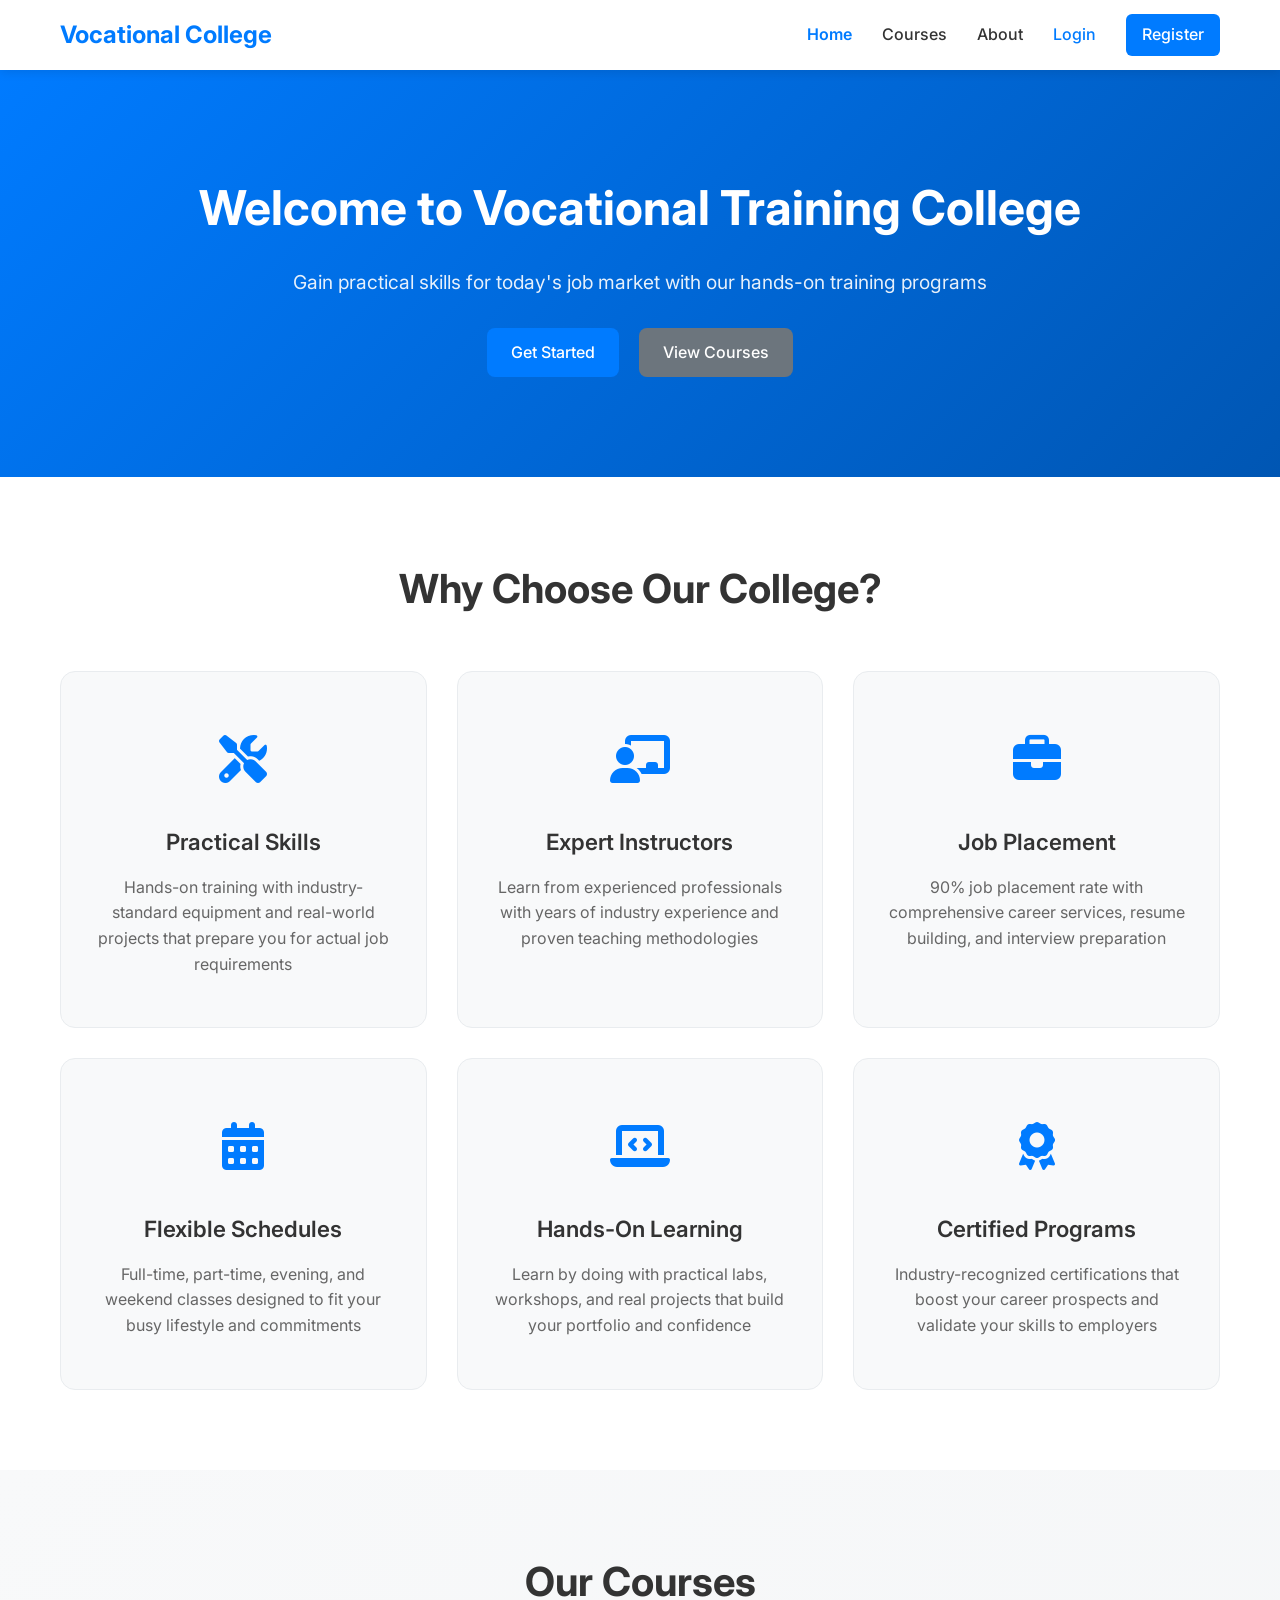
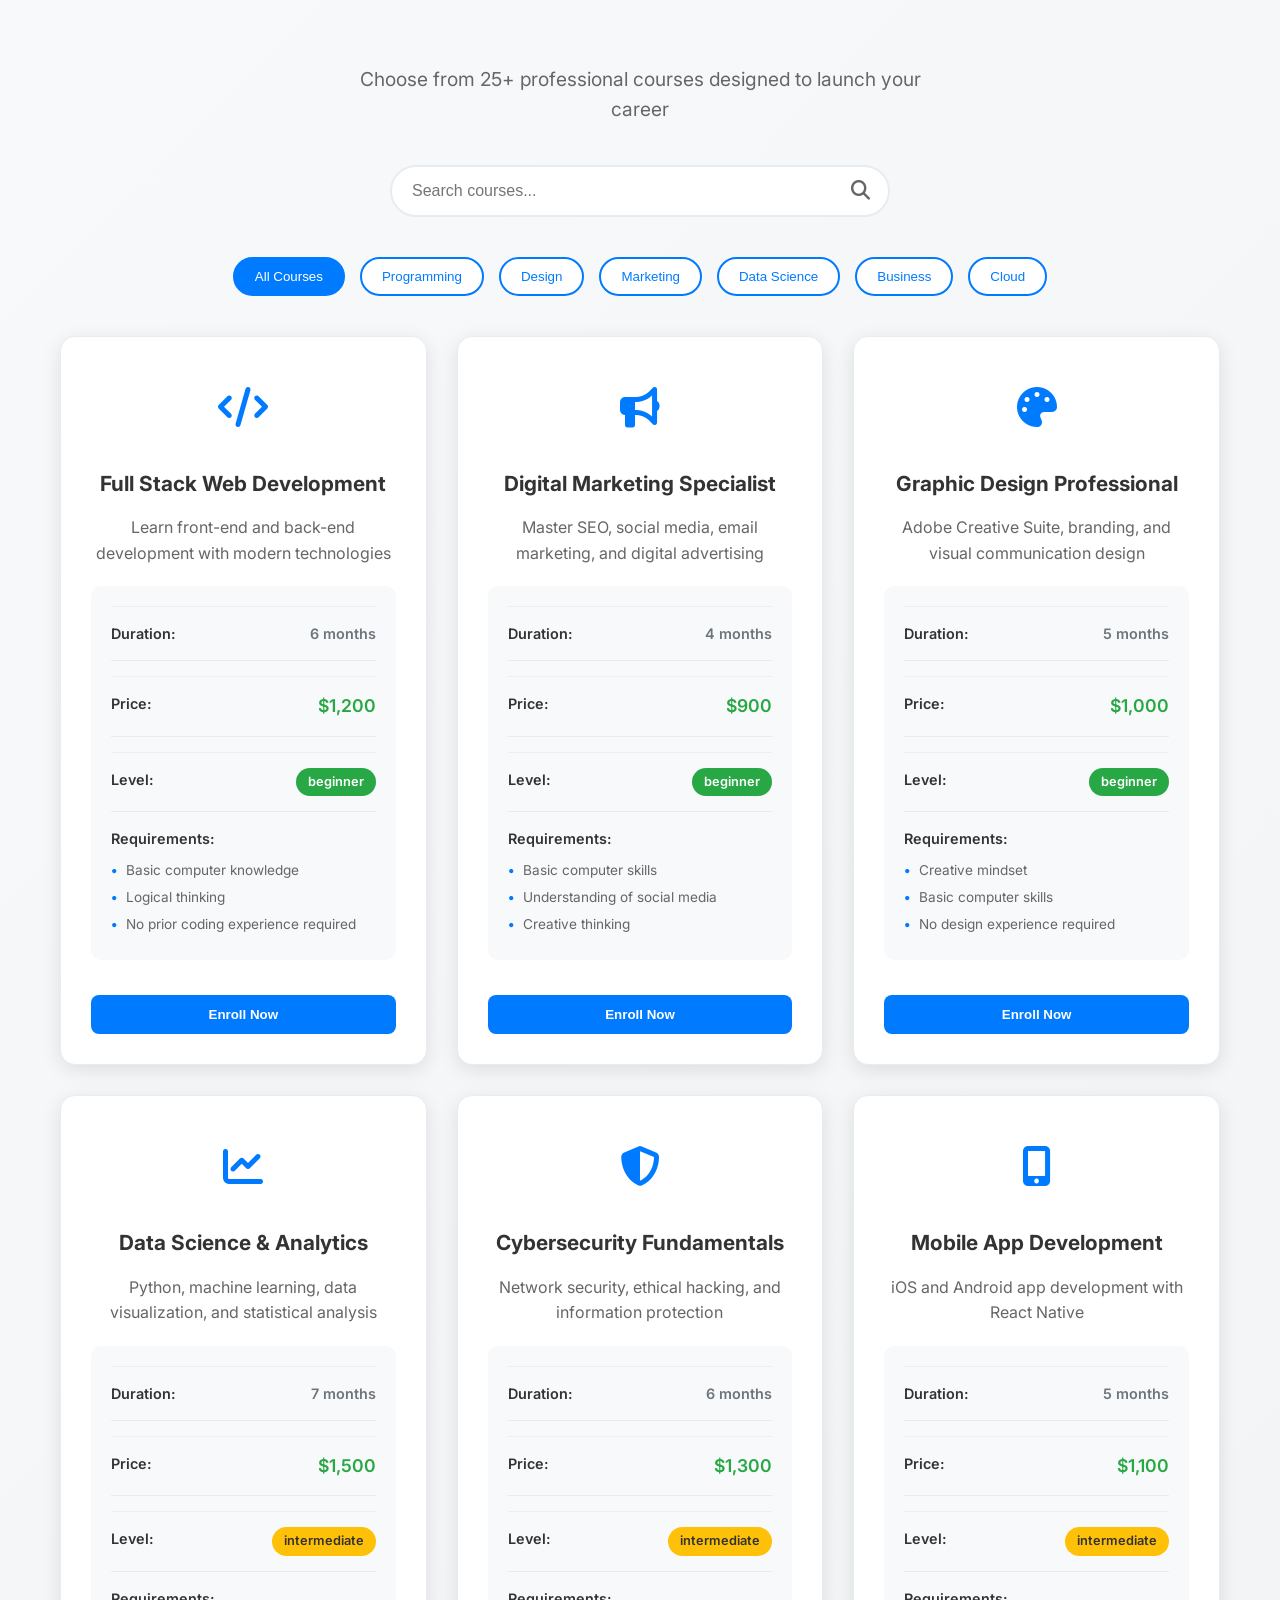
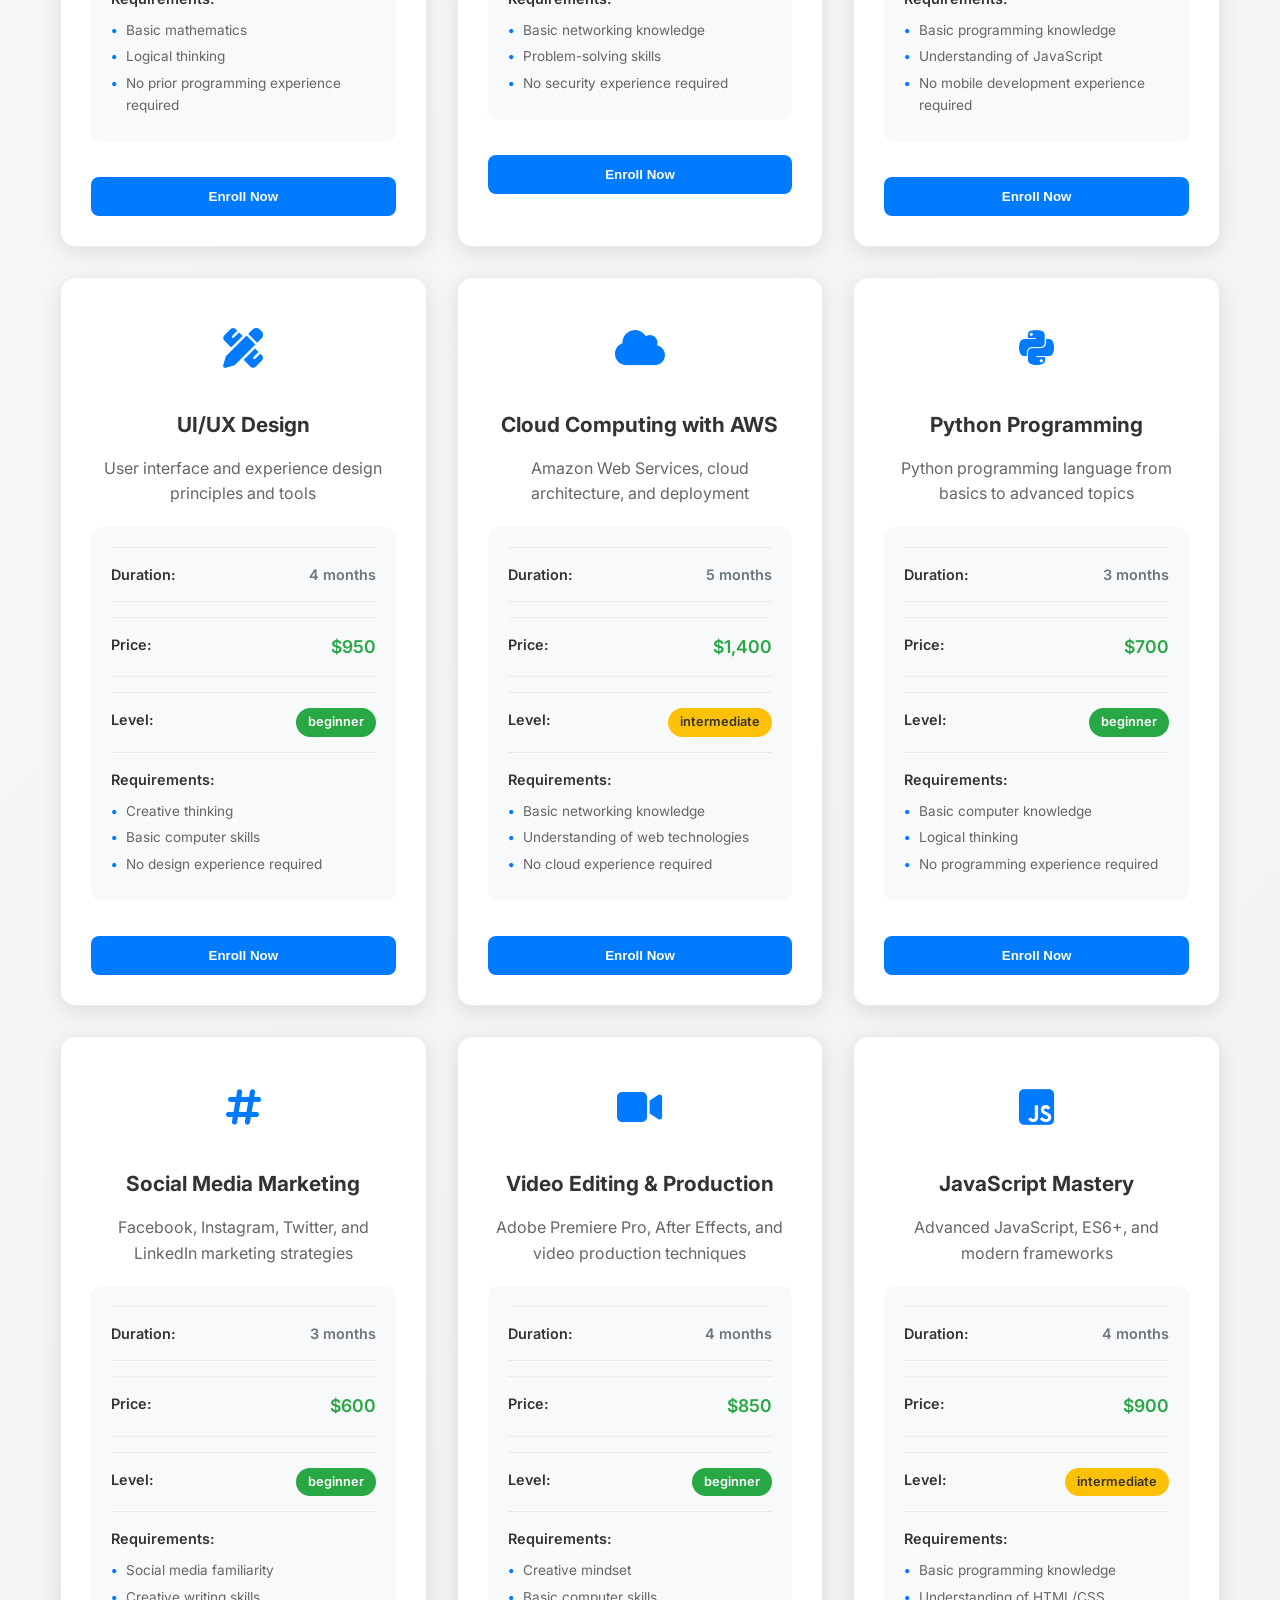
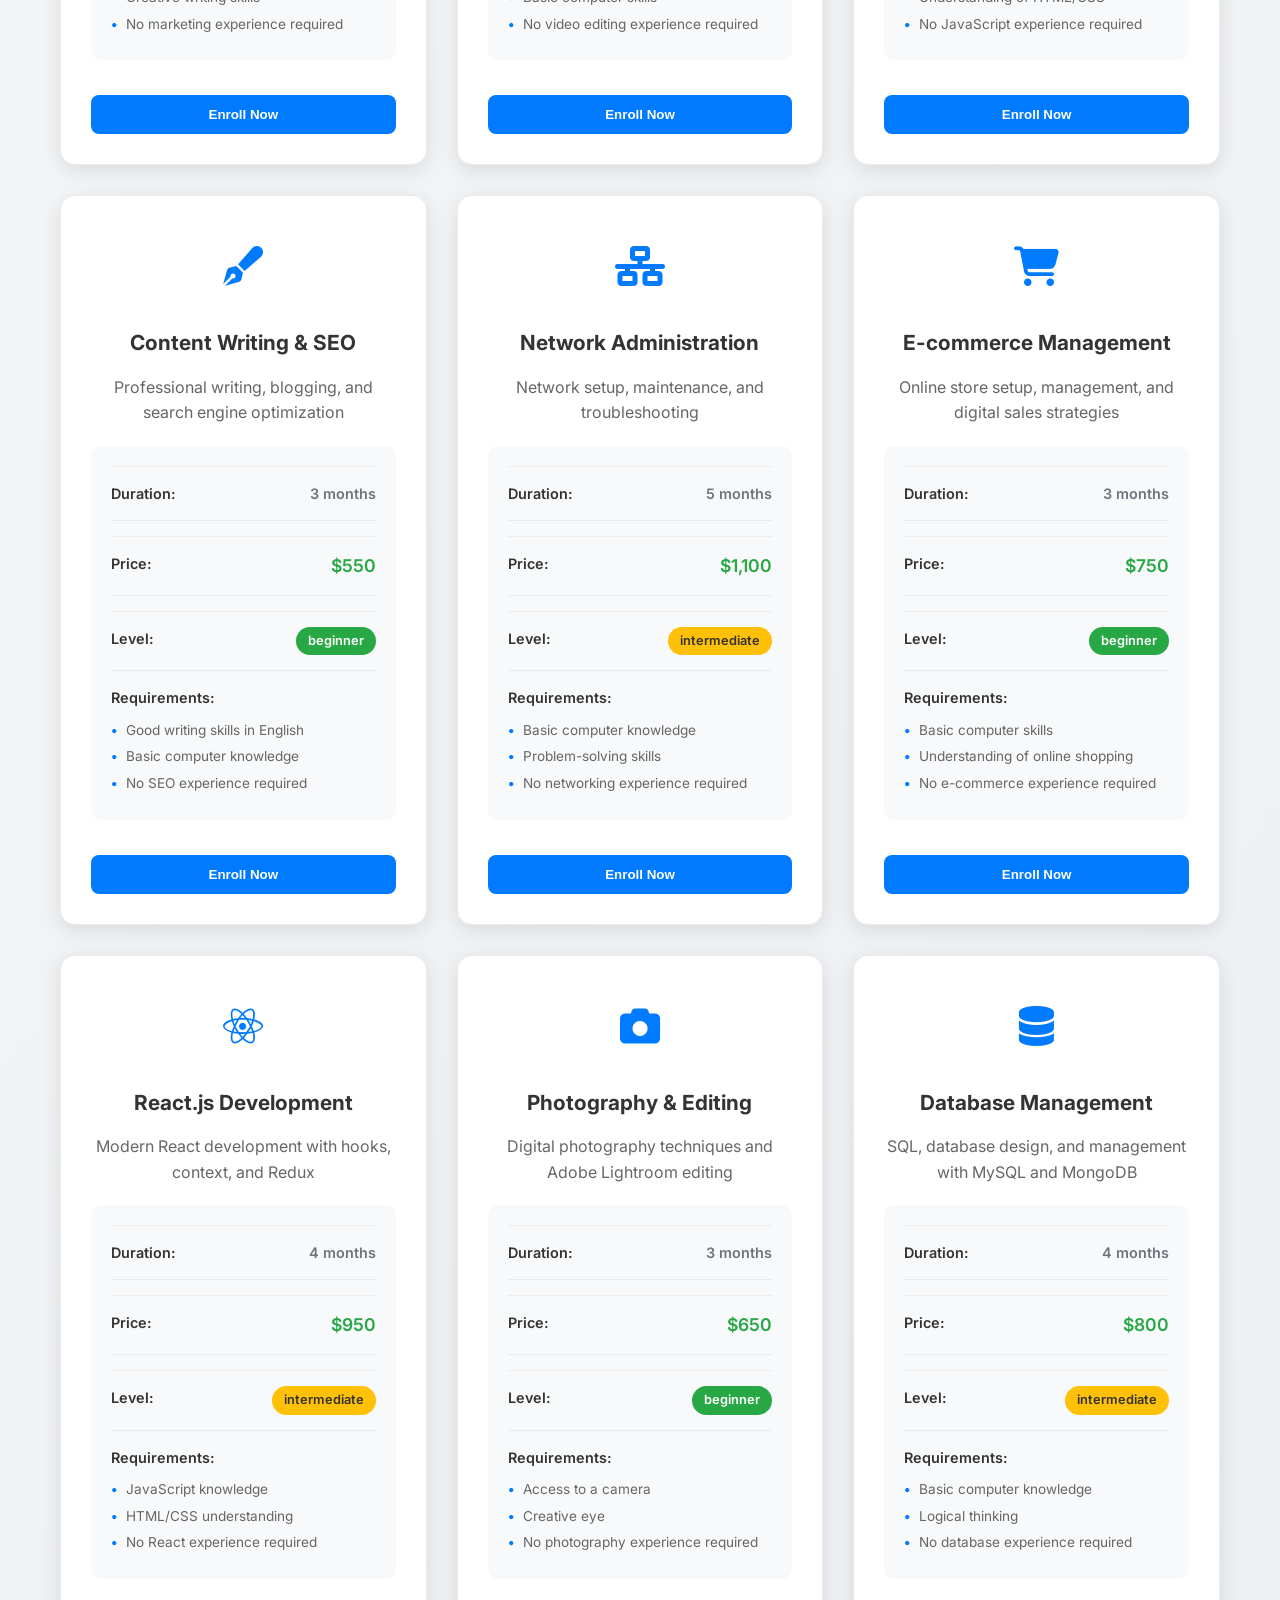
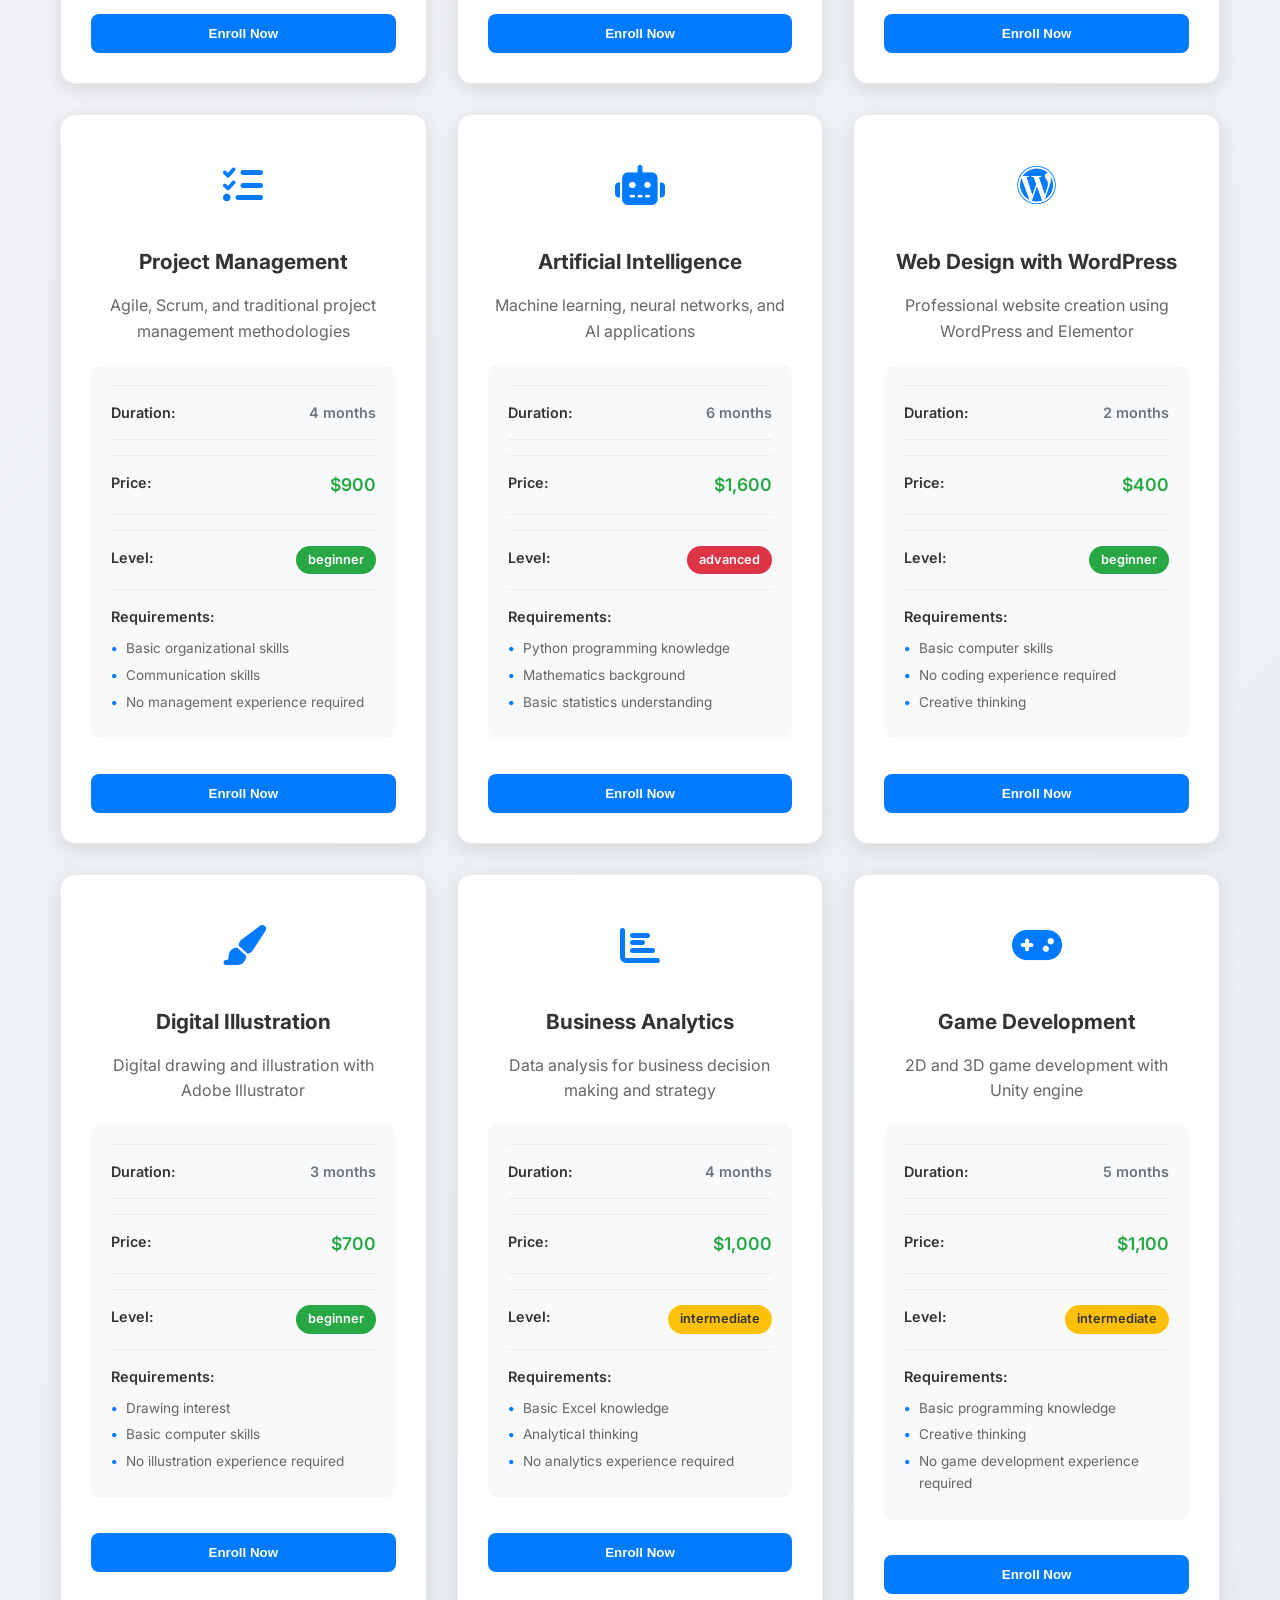
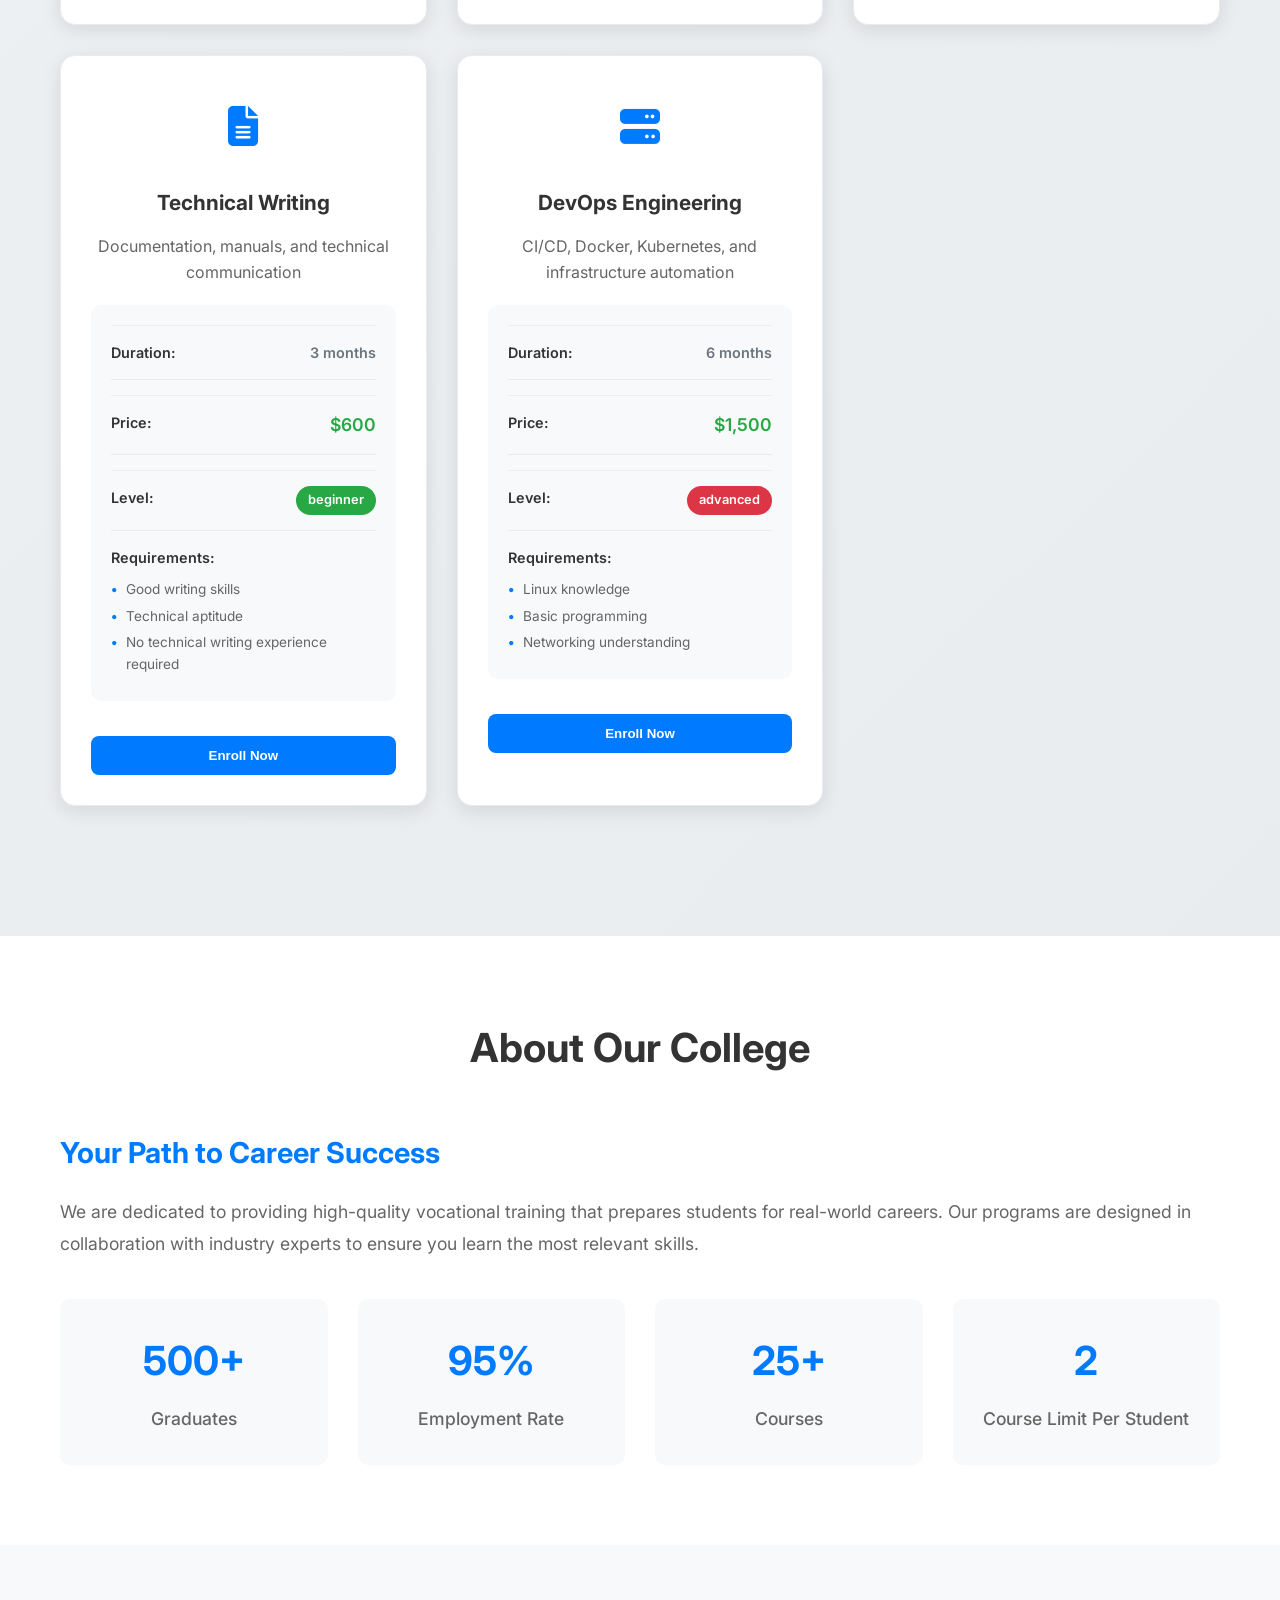
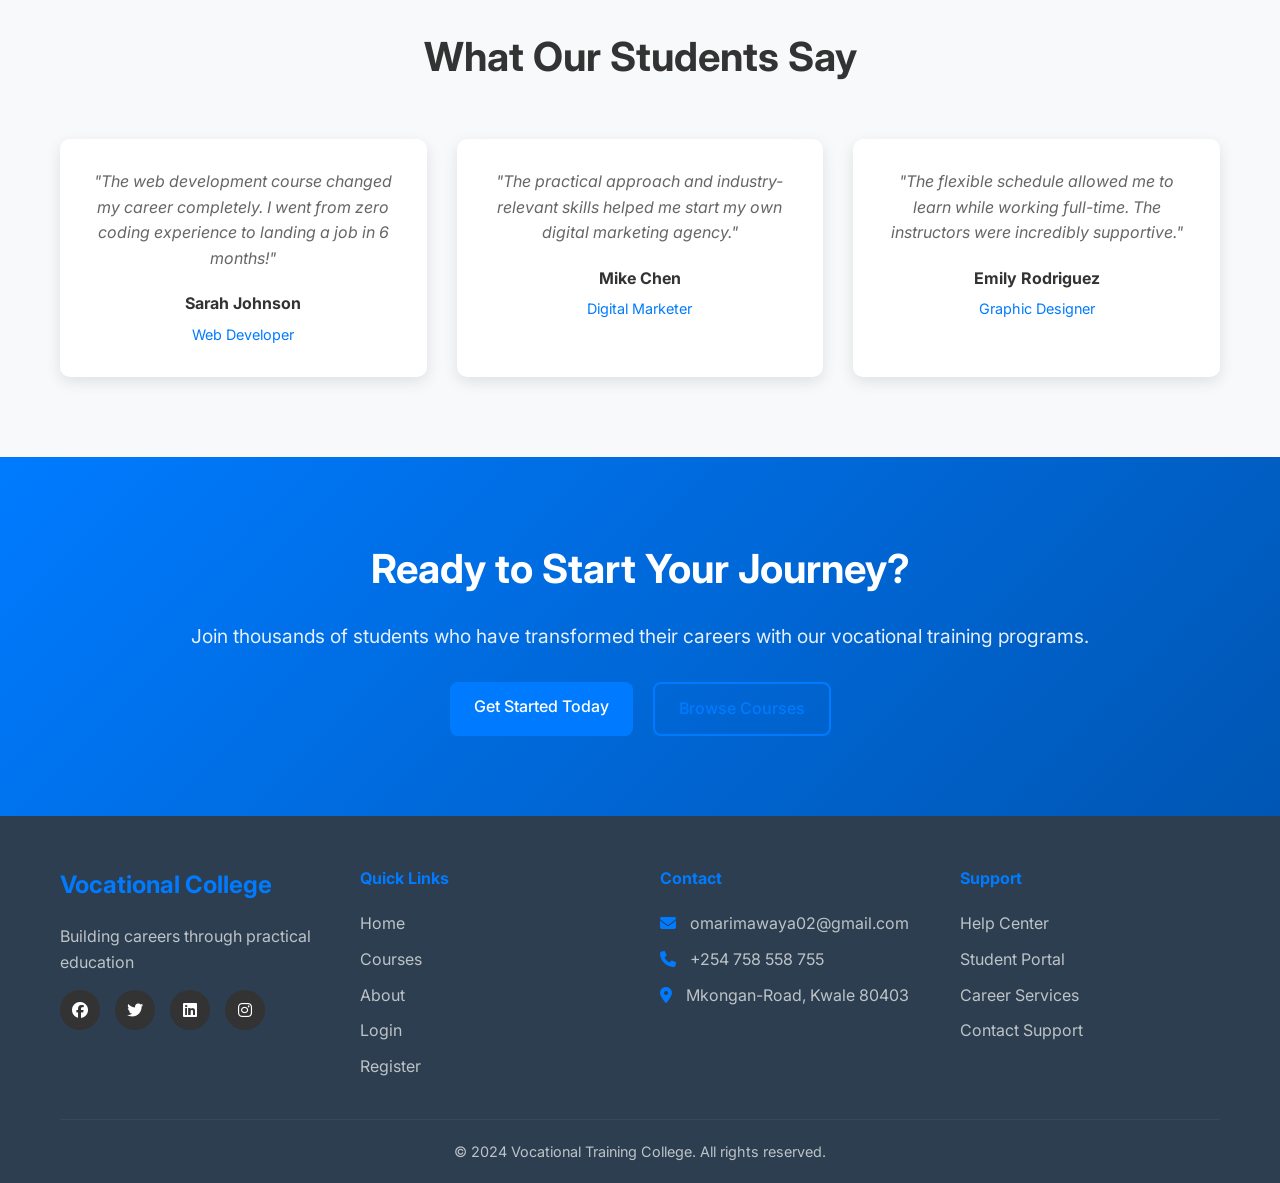
<file: index.html>
<!DOCTYPE html>
<html lang="en">
<head>
    <meta charset="UTF-8">
    <meta name="viewport" content="width=device-width, initial-scale=1.0">
    <title>Vocational Training College</title>
    <link rel="stylesheet" href="styles.css">
    <link href="https://fonts.googleapis.com/css2?family=Inter:wght@300;400;500;600;700&display=swap" rel="stylesheet">
    <link rel="stylesheet" href="https://cdnjs.cloudflare.com/ajax/libs/font-awesome/6.4.0/css/all.min.css">
</head>
<body>
    <!-- Navigation -->
    <nav class="navbar">
        <div class="nav-container">
            <div class="nav-logo">
                <h2>Vocational College</h2>
            </div>
            <div class="nav-menu">
                <a href="#home" class="nav-link">Home</a>
                <a href="#courses" class="nav-link">Courses</a>
                <a href="#about" class="nav-link">About</a>
                <a href="auth.html?type=login" class="nav-link login-btn" id="loginBtn">Login</a>
                <a href="auth.html?type=register" class="nav-link register-btn" id="registerBtn">Register</a>
                <div class="user-menu" id="userMenu" style="display: none;">
                    <span id="userName">Welcome, User</span>
                    <a href="dashboard.html" class="nav-link">My Profile</a>
                    <button class="logout-btn" id="logoutBtn">Logout</button>
                </div>
            </div>
        </div>
    </nav>

    <!-- Home Section -->
    <section id="home" class="hero">
        <div class="hero-content">
            <h1>Welcome to Vocational Training College</h1>
            <p>Gain practical skills for today's job market with our hands-on training programs</p>
            <div class="hero-buttons">
                <a href="auth.html?type=register" class="btn btn-primary">Get Started</a>
                <a href="#courses" class="btn btn-secondary">View Courses</a>
            </div>
        </div>
    </section>

    <!-- Features Section -->
    <section class="features">
        <div class="container">
            <h2>Why Choose Our College?</h2>
            <div class="features-grid">
                <div class="feature-card">
                    <div class="fa-icon">
                        <i class="fas fa-tools"></i>
                    </div>
                    <h3>Practical Skills</h3>
                    <p>Hands-on training with industry-standard equipment and real-world projects that prepare you for actual job requirements</p>
                </div>
                <div class="feature-card">
                    <div class="fa-icon">
                        <i class="fas fa-chalkboard-teacher"></i>
                    </div>
                    <h3>Expert Instructors</h3>
                    <p>Learn from experienced professionals with years of industry experience and proven teaching methodologies</p>
                </div>
                <div class="feature-card">
                    <div class="fa-icon">
                        <i class="fas fa-briefcase"></i>
                    </div>
                    <h3>Job Placement</h3>
                    <p>90% job placement rate with comprehensive career services, resume building, and interview preparation</p>
                </div>
                <div class="feature-card">
                    <div class="fa-icon">
                        <i class="fas fa-calendar-alt"></i>
                    </div>
                    <h3>Flexible Schedules</h3>
                    <p>Full-time, part-time, evening, and weekend classes designed to fit your busy lifestyle and commitments</p>
                </div>
                <div class="feature-card">
                    <div class="fa-icon">
                        <i class="fas fa-laptop-code"></i>
                    </div>
                    <h3>Hands-On Learning</h3>
                    <p>Learn by doing with practical labs, workshops, and real projects that build your portfolio and confidence</p>
                </div>
                <div class="feature-card">
                    <div class="fa-icon">
                        <i class="fas fa-award"></i>
                    </div>
                    <h3>Certified Programs</h3>
                    <p>Industry-recognized certifications that boost your career prospects and validate your skills to employers</p>
                </div>
            </div>
        </div>
    </section>

    <!-- Courses Section -->
    <section id="courses" class="courses">
        <div class="container">
            <h2>Our Courses</h2>
            <p class="courses-subtitle">Choose from 25+ professional courses designed to launch your career</p>
            
            <!-- Course Search -->
            <div class="course-search">
                <input type="text" id="courseSearch" placeholder="Search courses...">
                <i class="fas fa-search"></i>
            </div>
            
            <!-- Course Categories -->
            <div class="course-categories">
                <button class="category-btn active" data-category="all">All Courses</button>
                <button class="category-btn" data-category="programming">Programming</button>
                <button class="category-btn" data-category="design">Design</button>
                <button class="category-btn" data-category="marketing">Marketing</button>
                <button class="category-btn" data-category="data">Data Science</button>
                <button class="category-btn" data-category="business">Business</button>
                <button class="category-btn" data-category="cloud">Cloud</button>
            </div>

            <!-- Courses Grid -->
            <div class="courses-grid" id="coursesGrid">
                <!-- Courses will be dynamically loaded here -->
            </div>
        </div>
    </section>

    <!-- About Section -->
    <section id="about" class="about">
        <div class="container">
            <h2>About Our College</h2>
            <div class="about-content">
                <div class="about-text">
                    <h3>Your Path to Career Success</h3>
                    <p>We are dedicated to providing high-quality vocational training that prepares students for real-world careers. Our programs are designed in collaboration with industry experts to ensure you learn the most relevant skills.</p>
                    <div class="stats">
                        <div class="stat">
                            <h4>500+</h4>
                            <p>Graduates</p>
                        </div>
                        <div class="stat">
                            <h4>95%</h4>
                            <p>Employment Rate</p>
                        </div>
                        <div class="stat">
                            <h4>25+</h4>
                            <p>Courses</p>
                        </div>
                        <div class="stat">
                            <h4>2</h4>
                            <p>Course Limit Per Student</p>
                        </div>
                    </div>
                </div>
            </div>
        </div>
    </section>

    <!-- Testimonials Section -->
    <section class="testimonials">
        <div class="container">
            <h2>What Our Students Say</h2>
            <div class="testimonials-grid">
                <div class="testimonial-card">
                    <div class="testimonial-content">
                        <p>"The web development course changed my career completely. I went from zero coding experience to landing a job in 6 months!"</p>
                    </div>
                    <div class="testimonial-author">
                        <strong>Sarah Johnson</strong>
                        <span>Web Developer</span>
                    </div>
                </div>
                <div class="testimonial-card">
                    <div class="testimonial-content">
                        <p>"The practical approach and industry-relevant skills helped me start my own digital marketing agency."</p>
                    </div>
                    <div class="testimonial-author">
                        <strong>Mike Chen</strong>
                        <span>Digital Marketer</span>
                    </div>
                </div>
                <div class="testimonial-card">
                    <div class="testimonial-content">
                        <p>"The flexible schedule allowed me to learn while working full-time. The instructors were incredibly supportive."</p>
                    </div>
                    <div class="testimonial-author">
                        <strong>Emily Rodriguez</strong>
                        <span>Graphic Designer</span>
                    </div>
                </div>
            </div>
        </div>
    </section>

    <!-- CTA Section -->
    <section class="cta">
        <div class="container">
            <div class="cta-content">
                <h2>Ready to Start Your Journey?</h2>
                <p>Join thousands of students who have transformed their careers with our vocational training programs.</p>
                <div class="cta-buttons">
                    <a href="auth.html?type=register" class="btn btn-primary">Get Started Today</a>
                    <a href="#courses" class="btn btn-outline">Browse Courses</a>
                </div>
            </div>
        </div>
    </section>

    <!-- Footer -->
    <footer class="footer">
        <div class="container">
            <div class="footer-content">
                <div class="footer-section">
                    <h3>Vocational College</h3>
                    <p>Building careers through practical education</p>
                    <div class="social-links">
                        <a href="#"><i class="fab fa-facebook"></i></a>
                        <a href="#"><i class="fab fa-twitter"></i></a>
                        <a href="#"><i class="fab fa-linkedin"></i></a>
                        <a href="#"><i class="fab fa-instagram"></i></a>
                    </div>
                </div>
                <div class="footer-section">
                    <h4>Quick Links</h4>
                    <a href="#home">Home</a>
                    <a href="#courses">Courses</a>
                    <a href="#about">About</a>
                    <a href="auth.html?type=login">Login</a>
                    <a href="auth.html?type=register">Register</a>
                </div>
                <div class="footer-section">
                    <h4>Contact</h4>
                    <p><i class="fas fa-envelope"></i> omarimawaya02@gmail.com</p>
                    <p><i class="fas fa-phone"></i> +254 758 558 755</p>
                    <p><i class="fas fa-map-marker-alt"></i> Mkongan-Road, Kwale 80403</p>
                </div>
                <div class="footer-section">
                    <h4>Support</h4>
                    <a href="#">Help Center</a>
                    <a href="#">Student Portal</a>
                    <a href="#">Career Services</a>
                    <a href="#">Contact Support</a>
                </div>
            </div>
            <div class="footer-bottom">
                <p>&copy; 2024 Vocational Training College. All rights reserved.</p>
            </div>
        </div>
    </footer>

    <!-- Login Modal -->
    <div class="course-modal" id="loginModal">
        <div class="modal-content" id="modalContent">
            <!-- Modal content will be dynamically loaded -->
        </div>
    </div>

    <script src="script.js"></script>
    <style>
        /* Additional Styles for New Sections */
        .testimonials {
            padding: 80px 0;
            background: #f8f9fa;
        }

        .testimonials h2 {
            text-align: center;
            font-size: 2.5rem;
            margin-bottom: 50px;
            color: #333;
        }

        .testimonials-grid {
            display: grid;
            grid-template-columns: repeat(auto-fit, minmax(300px, 1fr));
            gap: 30px;
        }

        .testimonial-card {
            background: white;
            padding: 30px;
            border-radius: 10px;
            box-shadow: 0 5px 15px rgba(0,0,0,0.1);
            text-align: center;
        }

        .testimonial-content {
            margin-bottom: 20px;
        }

        .testimonial-content p {
            font-style: italic;
            color: #666;
            line-height: 1.6;
        }

        .testimonial-author strong {
            display: block;
            color: #333;
            margin-bottom: 5px;
        }

        .testimonial-author span {
            color: #007bff;
            font-size: 0.9rem;
        }

        .cta {
            padding: 80px 0;
            background: linear-gradient(135deg, #007bff 0%, #0056b3 100%);
            color: white;
            text-align: center;
        }

        .cta-content h2 {
            font-size: 2.5rem;
            margin-bottom: 20px;
        }

        .cta-content p {
            font-size: 1.2rem;
            margin-bottom: 30px;
            opacity: 0.9;
        }

        .cta-buttons {
            display: flex;
            gap: 20px;
            justify-content: center;
            flex-wrap: wrap;
        }

        .social-links {
            display: flex;
            gap: 15px;
            margin-top: 15px;
        }

        .social-links a {
            display: inline-flex;
            align-items: center;
            justify-content: center;
            width: 40px;
            height: 40px;
            background: #333;
            color: white;
            border-radius: 50%;
            text-decoration: none;
            transition: background 0.3s ease;
        }

        .social-links a:hover {
            background: #007bff;
        }

        .footer-section p i {
            margin-right: 10px;
            color: #007bff;
        }

        /* Smooth scrolling */
        html {
            scroll-behavior: smooth;
        }

        /* Navigation active state */
        .nav-link.active {
            color: #007bff;
            font-weight: 600;
        }

        /* Responsive design improvements */
        @media (max-width: 768px) {
            .testimonials-grid {
                grid-template-columns: 1fr;
            }
            
            .cta-content h2 {
                font-size: 2rem;
            }
            
            .cta-content p {
                font-size: 1rem;
            }
            
            .cta-buttons {
                flex-direction: column;
                align-items: center;
            }
            
            .footer-content {
                grid-template-columns: 1fr;
                text-align: center;
            }
            
            .social-links {
                justify-content: center;
            }
        }

        @media (max-width: 480px) {
            .hero-content h1 {
                font-size: 2rem;
            }
            
            .features h2,
            .courses h2,
            .about h2,
            .testimonials h2,
            .cta-content h2 {
                font-size: 2rem;
            }
            
            .stats {
                grid-template-columns: repeat(2, 1fr);
            }
        }
    </style>
    <script>
        // Add active state to navigation links
        document.addEventListener('DOMContentLoaded', function() {
            // Update navigation based on login state
            userManager.updateNavigation();
            
            // Add active class to current section in navigation
            const sections = document.querySelectorAll('section');
            const navLinks = document.querySelectorAll('.nav-link[href^="#"]');
            
            function updateActiveNavLink() {
                let current = '';
                sections.forEach(section => {
                    const sectionTop = section.offsetTop;
                    const sectionHeight = section.clientHeight;
                    if (scrollY >= (sectionTop - 100)) {
                        current = section.getAttribute('id');
                    }
                });

                navLinks.forEach(link => {
                    link.classList.remove('active');
                    if (link.getAttribute('href') === `#${current}`) {
                        link.classList.add('active');
                    }
                });
            }

            window.addEventListener('scroll', updateActiveNavLink);
            
        
            updateActiveNavLink();
        });
    </script>
</body>
</html>
</file>
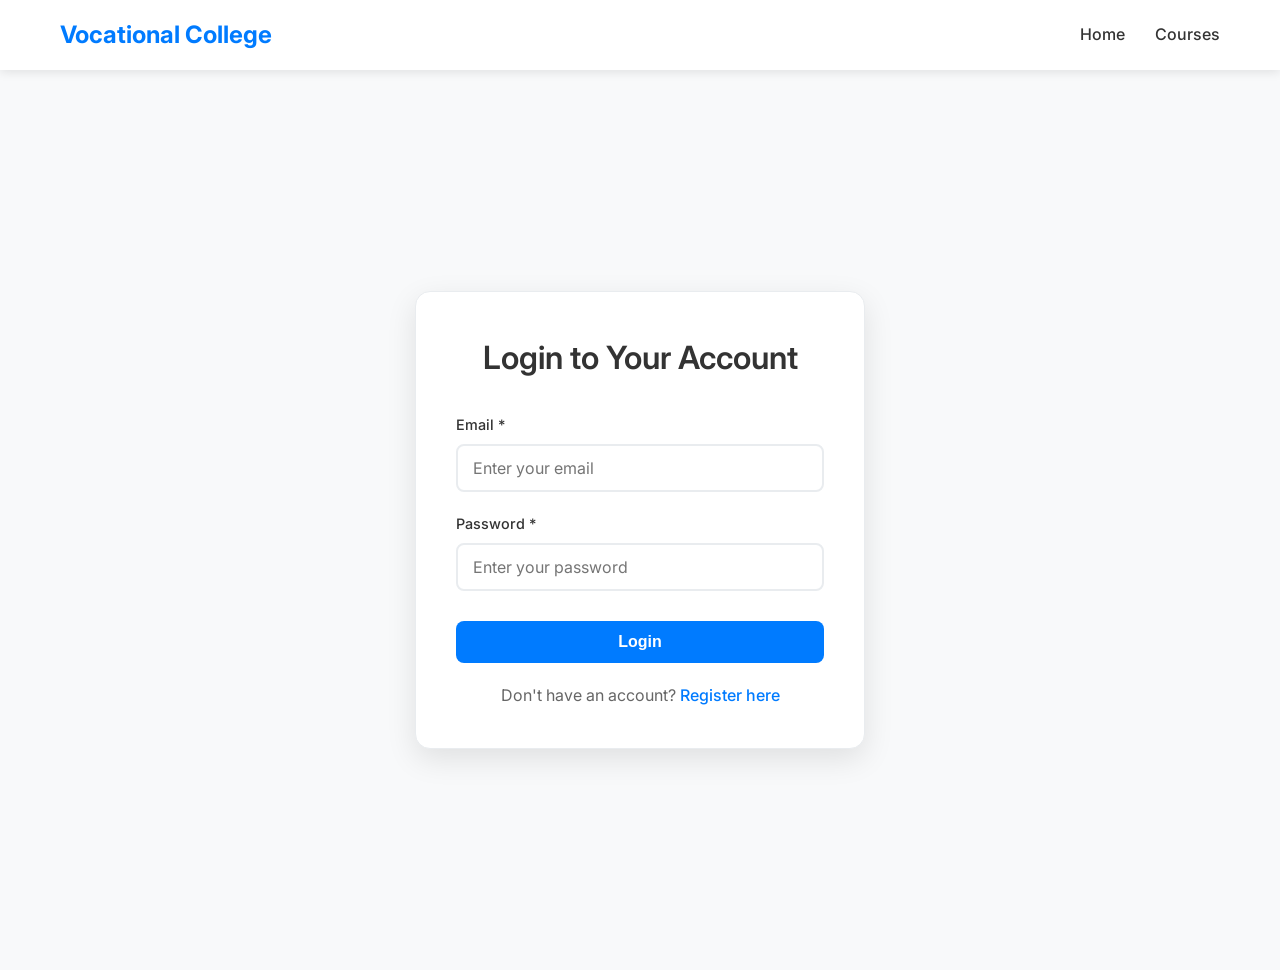
<file: auth.html>
<!DOCTYPE html>
<html lang="en">
<head>
    <meta charset="UTF-8">
    <meta name="viewport" content="width=device-width, initial-scale=1.0">
    <title>Login/Register - Vocational College</title>
    <link rel="stylesheet" href="styles.css">
    <link href="https://fonts.googleapis.com/css2?family=Inter:wght@300;400;500;600;700&display=swap" rel="stylesheet">
    <link rel="stylesheet" href="https://cdnjs.cloudflare.com/ajax/libs/font-awesome/6.4.0/css/all.min.css">
</head>
<body>
    <!-- Navigation -->
    <nav class="navbar">
        <div class="nav-container">
            <div class="nav-logo">
                <a href="index.html" style="text-decoration: none; color: inherit;">
                    <h2>Vocational College</h2>
                </a>
            </div>
            <div class="nav-menu">
                <a href="index.html" class="nav-link">Home</a>
                <a href="index.html#courses" class="nav-link">Courses</a>
                <div class="user-menu" id="userMenu" style="display: none;">
                    <span id="userName">Welcome, User</span>
                    <button class="logout-btn" id="logoutBtn">Logout</button>
                </div>
            </div>
        </div>
    </nav>

    <div class="auth-container">
        <div class="auth-card">
            <h2 id="authTitle">Login</h2>
            
            <div class="error-message" id="errorMessage"></div>
            
            <form id="authForm" class="auth-form">
                <!-- Register Fields -->
                <div class="form-group" id="nameField" style="display: none;">
                    <label>Full Name *</label>
                    <input type="text" id="name" name="name" placeholder="Enter your full name" required>
                </div>
                
                <div class="form-group" id="phoneField" style="display: none;">
                    <label>Phone Number</label>
                    <input type="tel" id="phone" name="phone" placeholder="Enter your phone number">
                </div>
                
                <div class="form-group" id="interestField" style="display: none;">
                    <label>Area of Interest *</label>
                    <select id="interest" name="interest" required>
                        <option value="">Select your area of interest</option>
                        <option value="web-development">Web Development</option>
                        <option value="digital-marketing">Digital Marketing</option>
                        <option value="graphic-design">Graphic Design</option>
                        <option value="data-science">Data Science & Analytics</option>
                        <option value="cybersecurity">Cybersecurity</option>
                        <option value="mobile-development">Mobile App Development</option>
                        <option value="ui-ux">UI/UX Design</option>
                        <option value="cloud-computing">Cloud Computing</option>
                        <option value="programming">Programming & Coding</option>
                        <option value="video-editing">Video Editing & Production</option>
                        <option value="photography">Photography</option>
                        <option value="content-writing">Content Writing & SEO</option>
                        <option value="network-admin">Network Administration</option>
                        <option value="ecommerce">E-commerce Management</option>
                        <option value="project-management">Project Management</option>
                        <option value="ai-ml">Artificial Intelligence & ML</option>
                        <option value="game-development">Game Development</option>
                        <option value="devops">DevOps Engineering</option>
                        <option value="business-analytics">Business Analytics</option>
                        <option value="technical-writing">Technical Writing</option>
                        <option value="digital-illustration">Digital Illustration</option>
                    </select>
                </div>
                
                <!-- Common Fields -->
                <div class="form-group">
                    <label>Email *</label>
                    <input type="email" id="email" name="email" placeholder="Enter your email" required>
                </div>
                
                <div class="form-group">
                    <label>Password *</label>
                    <input type="password" id="password" name="password" placeholder="Enter your password" required>
                </div>
                
                <div class="form-group" id="confirmPasswordField" style="display: none;">
                    <label>Confirm Password *</label>
                    <input type="password" id="confirmPassword" name="confirmPassword" placeholder="Confirm your password" required>
                </div>
                
                <button type="submit" class="btn btn-primary auth-btn" id="submitBtn">
                    Login
                </button>
            </form>
            
            <p class="auth-link" id="authLink">
                Don't have an account? <a href="?type=register" id="switchLink">Register here</a>
            </p>
        </div>
    </div>

    <script src="script.js"></script>
    <script>
        // Get URL parameters
        const urlParams = new URLSearchParams(window.location.search);
        const authType = urlParams.get('type') || 'login';

        // DOM Elements
        const authTitle = document.getElementById('authTitle');
        const authForm = document.getElementById('authForm');
        const submitBtn = document.getElementById('submitBtn');
        const authLink = document.getElementById('authLink');
        const switchLink = document.getElementById('switchLink');
        const errorMessage = document.getElementById('errorMessage');

        // Fields for register form
        const nameField = document.getElementById('nameField');
        const phoneField = document.getElementById('phoneField');
        const interestField = document.getElementById('interestField');
        const confirmPasswordField = document.getElementById('confirmPasswordField');

        // Initialize form based on type
        function initAuthForm(type) {
            if (type === 'register') {
                authTitle.textContent = 'Create Your Account';
                submitBtn.textContent = 'Register';
                authLink.innerHTML = 'Already have an account? <a href="?type=login" id="switchLink">Login here</a>';
                
                // Show additional fields
                nameField.style.display = 'flex';
                phoneField.style.display = 'flex';
                interestField.style.display = 'flex';
                confirmPasswordField.style.display = 'flex';
                
            } else {
                authTitle.textContent = 'Login to Your Account';
                submitBtn.textContent = 'Login';
                authLink.innerHTML = 'Don\'t have an account? <a href="?type=register" id="switchLink">Register here</a>';
                
                // Hide additional fields
                nameField.style.display = 'none';
                phoneField.style.display = 'none';
                interestField.style.display = 'none';
                confirmPasswordField.style.display = 'none';
            }
            
            // Update switch link event listener
            const newSwitchLink = document.getElementById('switchLink');
            if (newSwitchLink) {
                newSwitchLink.addEventListener('click', function(e) {
                    e.preventDefault();
                    const newType = type === 'login' ? 'register' : 'login';
                    window.location.href = `auth.html?type=${newType}`;
                });
            }
        }

        // Form submission
        authForm.addEventListener('submit', function(e) {
            e.preventDefault();
            
            const email = document.getElementById('email').value;
            const password = document.getElementById('password').value;
            
            if (authType === 'register') {
                const name = document.getElementById('name').value;
                const phone = document.getElementById('phone').value;
                const interest = document.getElementById('interest').value;
                const confirmPassword = document.getElementById('confirmPassword').value;
                
                // Validation
                if (password !== confirmPassword) {
                    showError('Passwords do not match');
                    return;
                }
                
                if (password.length < 6) {
                    showError('Password must be at least 6 characters long');
                    return;
                }
                
                if (!name || !email || !password || !interest) {
                    showError('Please fill in all required fields');
                    return;
                }
                
                // Register user
                const result = userManager.register({
                    name,
                    email,
                    password,
                    phone,
                    interest
                });
                
                if (result.success) {
                    // Auto login after registration - redirect to dashboard
                    showSuccess('Account created successfully! Redirecting to dashboard...');
                    setTimeout(() => {
                        window.location.href = 'dashboard.html';
                    }, 1500);
                } else {
                    showError(result.message);
                }
                
            } else {
                // Login user
                const result = userManager.login(email, password);
                
                if (result.success) {
                    showSuccess('Login successful! Redirecting to dashboard...');
                    setTimeout(() => {
                        window.location.href = 'dashboard.html';
                    }, 1500);
                } else {
                    showError(result.message);
                }
            }
        });

        // Show error message
        function showError(message) {
            errorMessage.textContent = message;
            errorMessage.style.display = 'block';
            errorMessage.style.background = '#f8d7da';
            errorMessage.style.color = '#721c24';
            errorMessage.style.border = '1px solid #f5c6cb';
            
            // Hide error after 5 seconds
            setTimeout(() => {
                errorMessage.style.display = 'none';
            }, 5000);
        }

        // Show success message
        function showSuccess(message) {
            errorMessage.textContent = message;
            errorMessage.style.display = 'block';
            errorMessage.style.background = '#d4edda';
            errorMessage.style.color = '#155724';
            errorMessage.style.border = '1px solid #c3e6cb';
        }

        // Initialize form
        initAuthForm(authType);

        // Update navigation on auth page
        userManager.updateNavigation();
    </script>
</body>
</html>
</file>
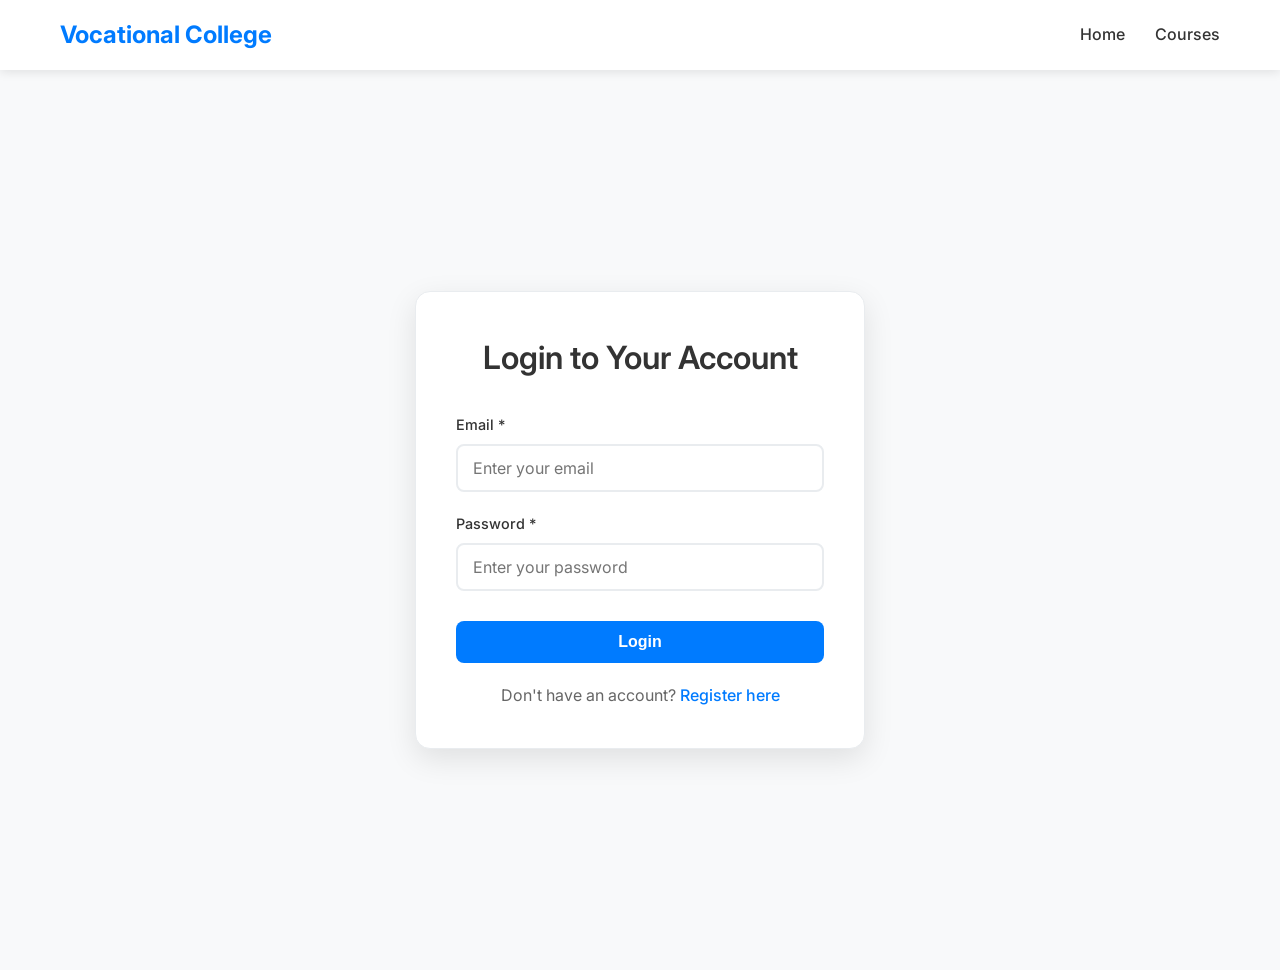
<file: dashboard.html>
<!DOCTYPE html>
<html lang="en">
<head>
    <meta charset="UTF-8">
    <meta name="viewport" content="width=device-width, initial-scale=1.0">
    <title>Dashboard - Vocational College</title>
    <link rel="stylesheet" href="styles.css">
    <link href="https://fonts.googleapis.com/css2?family=Inter:wght@300;400;500;600;700&display=swap" rel="stylesheet">
    <link rel="stylesheet" href="https://cdnjs.cloudflare.com/ajax/libs/font-awesome/6.4.0/css/all.min.css">
</head>
<body>
    <!-- Navigation -->
    <nav class="navbar">
        <div class="nav-container">
            <div class="nav-logo">
                <a href="index.html" style="text-decoration: none; color: inherit;">
                    <h2>Vocational College</h2>
                </a>
            </div>
            <div class="nav-menu">
                <a href="index.html" class="nav-link">Home</a>
                <a href="index.html#courses" class="nav-link">Courses</a>
                <div class="user-menu" id="userMenu">
                    <span id="userName">Welcome, User</span>
                    <button class="logout-btn" id="logoutBtn">Logout</button>
                </div>
            </div>
        </div>
    </nav>

    <div class="dashboard">
        <div class="container">
            <h1>Student Dashboard</h1>
            
            <!-- Enrollment Status -->
            <div class="enrollment-status" id="enrollmentStatus">
                <div class="status-card">
                    <div class="status-icon">
                        <i class="fas fa-graduation-cap"></i>
                    </div>
                    <div class="status-info">
                        <h3>Enrollment Status</h3>
                        <p>You have enrolled in <strong id="enrolledCount">0</strong> out of <strong>2</strong> available courses</p>
                        <div class="progress-bar">
                            <div class="progress-fill" id="progressFill"></div>
                        </div>
                    </div>
                </div>
            </div>
            
            <div class="dashboard-grid">
                <!-- Profile Card -->
                <div class="dashboard-card">
                    <h3>Profile Information</h3>
                    <div id="profileInfo">
                        <p><strong>Name:</strong> <span id="profileName"></span></p>
                        <p><strong>Email:</strong> <span id="profileEmail"></span></p>
                        <p><strong>Phone:</strong> <span id="profilePhone"></span></p>
                        <p><strong>Area of Interest:</strong> <span id="profileInterest"></span></p>
                        <p><strong>Member Since:</strong> <span id="profileJoinDate"></span></p>
                        <p><strong>Last Login:</strong> <span id="profileLastLogin"></span></p>
                    </div>
                </div>

                <!-- Enrolled Courses -->
                <div class="dashboard-card">
                    <div class="card-header">
                        <h3>My Courses</h3>
                        <span class="course-count" id="courseCount">0/2</span>
                    </div>
                    <ul class="enrolled-courses" id="enrolledCourses">
                        <li class="no-courses">No courses enrolled yet. <a href="index.html#courses">Browse courses</a></li>
                    </ul>
                </div>

                <!-- Quick Actions -->
                <div class="dashboard-card">
                    <h3>Quick Actions</h3>
                    <div style="display: flex; flex-direction: column; gap: 10px;">
                        <a href="index.html#courses" class="btn btn-primary">Browse Courses</a>
                        <button class="btn btn-outline" onclick="viewProgress()">View Progress</button>
                        <button class="btn btn-outline" onclick="contactSupport()">Contact Support</button>
                        <button class="btn btn-outline" onclick="updateProfile()">Update Profile</button>
                    </div>
                </div>
            </div>

            <!-- Progress Overview -->
            <div class="dashboard-card">
                <h3>Learning Progress</h3>
                <div id="progressOverview">
                    <div class="progress-stats">
                        <div class="progress-stat">
                            <div class="fa-icon">
                                <i class="fas fa-book-open"></i>
                            </div>
                            <h4 id="totalCourses">0</h4>
                            <p>Courses Enrolled</p>
                        </div>
                        <div class="progress-stat">
                            <div class="fa-icon">
                                <i class="fas fa-check-circle"></i>
                            </div>
                            <h4 id="completedCourses">0</h4>
                            <p>Courses Completed</p>
                        </div>
                        <div class="progress-stat">
                            <div class="fa-icon">
                                <i class="fas fa-clock"></i>
                            </div>
                            <h4 id="inProgress">0</h4>
                            <p>In Progress</p>
                        </div>
                        <div class="progress-stat">
                            <div class="fa-icon">
                                <i class="fas fa-trophy"></i>
                            </div>
                            <h4 id="remainingSlots">2</h4>
                            <p>Available Slots</p>
                        </div>
                    </div>
                </div>
            </div>

            <!-- Recommended Courses -->
            <div class="dashboard-card">
                <h3>Recommended For You</h3>
                <div id="recommendedCourses">
                    <p>Based on your area of interest</p>
                    <div class="recommended-grid" id="recommendedGrid">
                        <!-- Recommended courses will be loaded here -->
                    </div>
                </div>
            </div>
        </div>
    </div>

    <script src="script.js"></script>
    <script>
        // Check if user is logged in
        if (!userManager.getCurrentUser()) {
            window.location.href = 'auth.html?type=login';
        }

        // Load dashboard data
        function loadDashboard() {
            const user = userManager.getCurrentUser();
            
            if (user) {
                // Update profile information
                document.getElementById('profileName').textContent = user.name;
                document.getElementById('profileEmail').textContent = user.email;
                document.getElementById('profilePhone').textContent = user.phone || 'Not provided';
                document.getElementById('profileInterest').textContent = formatInterest(user.interest);
                document.getElementById('profileJoinDate').textContent = new Date(user.createdAt).toLocaleDateString();
                document.getElementById('profileLastLogin').textContent = new Date(user.lastLogin).toLocaleDateString();
                
                // Update enrollment status
                updateEnrollmentStatus(user.enrolledCourses);
                
                // Update enrolled courses
                updateEnrolledCourses(user.enrolledCourses);
                
                // Update progress stats
                updateProgressStats(user.enrolledCourses);
                
                // Load recommended courses
                loadRecommendedCourses(user.interest);
                
                // Update user name in navigation
                document.getElementById('userName').textContent = `Welcome, ${user.name}`;
            }
        }

        // Format interest for display
        function formatInterest(interest) {
            if (!interest) return 'Not specified';
            return interest.split('-').map(word => 
                word.charAt(0).toUpperCase() + word.slice(1)
            ).join(' ');
        }

        // Update enrollment status
        function updateEnrollmentStatus(courses) {
            const enrolledCount = courses.length;
            const maxCourses = 2;
            const percentage = (enrolledCount / maxCourses) * 100;
            
            document.getElementById('enrolledCount').textContent = enrolledCount;
            document.getElementById('progressFill').style.width = `${percentage}%`;
            document.getElementById('courseCount').textContent = `${enrolledCount}/${maxCourses}`;
            document.getElementById('remainingSlots').textContent = maxCourses - enrolledCount;
        }

        // Update enrolled courses list
        function updateEnrolledCourses(courses) {
            const enrolledCoursesList = document.getElementById('enrolledCourses');
            
            if (courses && courses.length > 0) {
                enrolledCoursesList.innerHTML = '';
                courses.forEach(course => {
                    const li = document.createElement('li');
                    li.className = 'enrolled-course-item';
                    li.innerHTML = `
                        <div class="course-content">
                            <div class="course-main-info">
                                <strong>${course.name}</strong>
                                <span class="enrollment-date">Enrolled: ${new Date(course.enrolledAt).toLocaleDateString()}</span>
                            </div>
                            <div class="course-actions">
                                <span class="course-status status-${course.status}">${course.status}</span>
                                <button class="btn btn-danger btn-small" onclick="unenrollCourse('${course.id}', '${course.name}')">
                                    <i class="fas fa-trash"></i> Unenroll
                                </button>
                            </div>
                        </div>
                        <div class="course-progress">
                            <div class="progress-bar-small">
                                <div class="progress-fill-small" style="width: ${course.progress}%"></div>
                            </div>
                            <span class="progress-text">${course.progress}% Complete</span>
                        </div>
                    `;
                    enrolledCoursesList.appendChild(li);
                });
            } else {
                enrolledCoursesList.innerHTML = '<li class="no-courses">No courses enrolled yet. <a href="index.html#courses">Browse courses</a></li>';
            }
        }

        // Update progress statistics
        function updateProgressStats(courses) {
            const totalCourses = courses.length;
            const completedCourses = courses.filter(course => course.status === 'completed').length;
            const inProgress = courses.filter(course => course.status === 'enrolled').length;
            
            document.getElementById('totalCourses').textContent = totalCourses;
            document.getElementById('completedCourses').textContent = completedCourses;
            document.getElementById('inProgress').textContent = inProgress;
        }

        // Load recommended courses based on user interest
        function loadRecommendedCourses(interest) {
            const recommendedGrid = document.getElementById('recommendedGrid');
            const allCourses = courseManager.getAllCourses();
            const userCourses = userManager.getCurrentUser().enrolledCourses || [];
            
            // Filter courses based on user interest and exclude already enrolled courses
            const recommended = allCourses.filter(course => 
                (course.category === interest || 
                 course.name.toLowerCase().includes(interest) ||
                 course.description.toLowerCase().includes(interest)) &&
                !userCourses.some(userCourse => userCourse.name === course.name)
            ).slice(0, 3); // Show top 3 recommendations
            
            if (recommended.length > 0) {
                recommendedGrid.innerHTML = '';
                recommended.forEach(course => {
                    const courseElement = document.createElement('div');
                    courseElement.className = 'recommended-course';
                    courseElement.innerHTML = `
                        <div class="course-icon-small">
                            <i class="${course.icon}"></i>
                        </div>
                        <div class="course-info-small">
                            <h4>${course.name}</h4>
                            <p>${course.duration} • ${course.level}</p>
                        </div>
                        <button class="btn btn-outline btn-small" onclick="enrollCourse('${course.name}')">
                            Enroll ${userManager.getRemainingSlots() > 0 ? `(${userManager.getRemainingSlots()} left)` : '(Full)'}
                        </button>
                    `;
                    recommendedGrid.appendChild(courseElement);
                });
            } else {
                recommendedGrid.innerHTML = '<p>No specific recommendations available. <a href="index.html#courses">Browse all courses</a></p>';
            }
        }

        // Dashboard functions
        function viewProgress() {
            const user = userManager.getCurrentUser();
            if (user.enrolledCourses && user.enrolledCourses.length > 0) {
                alert('Progress tracking feature coming soon! You can view your enrolled courses above.');
            } else {
                alert('You haven\'t enrolled in any courses yet. Browse our courses to get started!');
            }
        }

        function contactSupport() {
            alert('Please email support@vocationalcollege.edu for assistance\n\nWe typically respond within 24 hours.');
        }

        function updateProfile() {
            alert('Profile editing feature coming soon! For now, please contact support to update your information.');
        }

        // Add CSS for enhanced dashboard
        const style = document.createElement('style');
        style.textContent = `
            .enrollment-status {
                margin-bottom: 30px;
            }
            
            .status-card {
                display: flex;
                align-items: center;
                background: linear-gradient(135deg, #007bff, #0056b3);
                color: white;
                padding: 25px;
                border-radius: 15px;
                box-shadow: 0 5px 15px rgba(0,123,255,0.3);
            }
            
            .status-icon {
                font-size: 3rem;
                margin-right: 20px;
                opacity: 0.9;
            }
            
            .status-info h3 {
                margin: 0 0 10px 0;
                font-size: 1.3rem;
            }
            
            .progress-bar {
                width: 100%;
                height: 8px;
                background: rgba(255,255,255,0.3);
                border-radius: 10px;
                margin-top: 10px;
                overflow: hidden;
            }
            
            .progress-fill {
                height: 100%;
                background: white;
                border-radius: 10px;
                transition: width 0.3s ease;
            }
            
            .card-header {
                display: flex;
                justify-content: space-between;
                align-items: center;
                margin-bottom: 20px;
            }
            
            .course-count {
                background: #007bff;
                color: white;
                padding: 4px 12px;
                border-radius: 20px;
                font-size: 0.8rem;
                font-weight: 600;
            }
            
            .enrolled-course-item {
                padding: 20px;
                border: 1px solid #e9ecef;
                border-radius: 10px;
                margin-bottom: 15px;
                background: #f8f9fa;
            }
            
            .course-content {
                display: flex;
                justify-content: space-between;
                align-items: flex-start;
                margin-bottom: 15px;
            }
            
            .course-main-info {
                flex: 1;
            }
            
            .course-main-info strong {
                display: block;
                margin-bottom: 5px;
                color: #333;
            }
            
            .enrollment-date {
                font-size: 0.8rem;
                color: #666;
            }
            
            .course-actions {
                display: flex;
                align-items: center;
                gap: 10px;
            }
            
            .btn-danger {
                background: #dc3545;
                color: white;
                border: none;
            }
            
            .btn-danger:hover {
                background: #c82333;
            }
            
            .btn-success {
                background: #28a745;
                color: white;
                border: none;
            }
            
            .course-progress {
                margin-top: 10px;
            }
            
            .progress-bar-small {
                width: 100%;
                height: 6px;
                background: #e9ecef;
                border-radius: 10px;
                overflow: hidden;
                margin-bottom: 5px;
            }
            
            .progress-fill-small {
                height: 100%;
                background: #28a745;
                border-radius: 10px;
                transition: width 0.3s ease;
            }
            
            .progress-text {
                font-size: 0.8rem;
                color: #666;
            }
            
            .progress-stats {
                display: grid;
                grid-template-columns: repeat(auto-fit, minmax(150px, 1fr));
                gap: 20px;
                margin-top: 20px;
            }
            
            .progress-stat {
                text-align: center;
                padding: 20px;
                background: #f8f9fa;
                border-radius: 10px;
            }
            
            .progress-stat .fa-icon {
                font-size: 2rem;
                color: #007bff;
                margin-bottom: 10px;
            }
            
            .progress-stat h4 {
                font-size: 2rem;
                color: #333;
                margin: 10px 0;
            }
            
            .progress-stat p {
                color: #666;
                margin: 0;
            }
            
            .recommended-grid {
                display: grid;
                grid-template-columns: repeat(auto-fit, minmax(250px, 1fr));
                gap: 15px;
                margin-top: 20px;
            }
            
            .recommended-course {
                display: flex;
                align-items: center;
                padding: 15px;
                background: #f8f9fa;
                border-radius: 8px;
                border: 1px solid #e9ecef;
            }
            
            .course-icon-small {
                font-size: 1.5rem;
                color: #007bff;
                margin-right: 15px;
            }
            
            .course-info-small {
                flex: 1;
            }
            
            .course-info-small h4 {
                margin: 0 0 5px 0;
                font-size: 0.9rem;
                color: #333;
            }
            
            .course-info-small p {
                margin: 0;
                font-size: 0.8rem;
                color: #666;
            }
            
            .btn-small {
                padding: 6px 12px;
                font-size: 0.8rem;
            }
            
            .no-courses {
                text-align: center;
                color: #666;
                font-style: italic;
                padding: 40px 20px;
            }
            
            .no-courses a {
                color: #007bff;
                text-decoration: none;
            }
            
            .no-courses a:hover {
                text-decoration: underline;
            }
        `;
        document.head.appendChild(style);

        // Initialize dashboard when page loads
        document.addEventListener('DOMContentLoaded', function() {
            loadDashboard();
            
            // Add logout event listener
            document.getElementById('logoutBtn').addEventListener('click', function() {
                userManager.logout();
            });
        });
    </script>
</body>
</html>
</file>
<file: styles.css>
* {
    margin: 0;
    padding: 0;
    box-sizing: border-box;
}

body {
    font-family: 'Inter', sans-serif;
    line-height: 1.6;
    color: #333;
    background-color: #f8f9fa;
}

.container {
    max-width: 1200px;
    margin: 0 auto;
    padding: 0 20px;
}

/* Navigation */
.navbar {
    background: white;
    box-shadow: 0 2px 10px rgba(0,0,0,0.1);
    position: sticky;
    top: 0;
    z-index: 1000;
}

.nav-container {
    max-width: 1200px;
    margin: 0 auto;
    padding: 0 20px;
    display: flex;
    justify-content: space-between;
    align-items: center;
    height: 70px;
}

.nav-logo h2 {
    color: #007bff;
}

.nav-menu {
    display: flex;
    align-items: center;
    gap: 30px;
}

.nav-link {
    text-decoration: none;
    color: #333;
    font-weight: 500;
    transition: color 0.3s ease;
}

.nav-link:hover {
    color: #007bff;
}

.login-btn {
    color: #007bff;
}

.register-btn {
    background: #007bff;
    color: white;
    padding: 8px 16px;
    border-radius: 6px;
    text-decoration: none;
}

.register-btn:hover {
    background: #0056b3;
    color: white;
}

.user-menu {
    display: flex;
    align-items: center;
    gap: 15px;
}

.logout-btn {
    background: #dc3545;
    color: white;
    border: none;
    padding: 8px 16px;
    border-radius: 6px;
    cursor: pointer;
    font-weight: 500;
}

.logout-btn:hover {
    background: #c82333;
}

/* Buttons */
.btn {
    display: inline-block;
    padding: 12px 24px;
    border: none;
    border-radius: 8px;
    text-decoration: none;
    font-weight: 500;
    text-align: center;
    cursor: pointer;
    transition: all 0.3s ease;
}

.btn-primary {
    background: #007bff;
    color: white;
}

.btn-primary:hover {
    background: #0056b3;
}

.btn-secondary {
    background: #6c757d;
    color: white;
}

.btn-secondary:hover {
    background: #545b62;
}

.btn-outline {
    background: transparent;
    color: #007bff;
    border: 2px solid #007bff;
}

.btn-outline:hover {
    background: #007bff;
    color: white;
}

/* Hero Section */
.hero {
    background: linear-gradient(135deg, #007bff 0%, #0056b3 100%);
    color: white;
    padding: 100px 0;
    text-align: center;
}

.hero-content h1 {
    font-size: 3rem;
    margin-bottom: 20px;
    font-weight: 700;
}

.hero-content p {
    font-size: 1.2rem;
    margin-bottom: 30px;
    opacity: 0.9;
}

.hero-buttons {
    display: flex;
    gap: 20px;
    justify-content: center;
    flex-wrap: wrap;
}

/* Features Section with Icons */
.features {
    padding: 80px 0;
    background: white;
}

.features h2 {
    text-align: center;
    font-size: 2.5rem;
    margin-bottom: 50px;
    color: #333;
}

.features-grid {
    display: grid;
    grid-template-columns: repeat(auto-fit, minmax(300px, 1fr));
    gap: 30px;
}

.feature-card {
    background: #f8f9fa;
    padding: 50px 30px;
    border-radius: 15px;
    text-align: center;
    transition: transform 0.3s ease, box-shadow 0.3s ease;
    border: 1px solid #e9ecef;
}

.feature-card:hover {
    transform: translateY(-10px);
    box-shadow: 0 20px 40px rgba(0,0,0,0.1);
}

/* Font Awesome Icons */
.fa-icon {
    font-size: 3rem;
    margin-bottom: 25px;
    color: #007bff;
    transition: all 0.3s ease;
    display: block;
}

.feature-card:hover .fa-icon {
    color: #0056b3;
    transform: scale(1.2);
}

.feature-card h3 {
    color: #333;
    margin-bottom: 15px;
    font-size: 1.4rem;
    font-weight: 600;
}

.feature-card p {
    color: #666;
    line-height: 1.6;
    font-size: 1rem;
}

/* Courses Section */
.courses {
    padding: 80px 0;
    background: #f8f9fa;
}

.courses h2 {
    text-align: center;
    font-size: 2.5rem;
    margin-bottom: 50px;
    color: #333;
}

.courses-grid {
    display: grid;
    grid-template-columns: repeat(auto-fit, minmax(350px, 1fr));
    gap: 30px;
}

.course-card {
    background: white;
    padding: 30px;
    border-radius: 10px;
    box-shadow: 0 5px 15px rgba(0,0,0,0.1);
    transition: transform 0.3s ease;
    border: 1px solid #e9ecef;
}

.course-card:hover {
    transform: translateY(-5px);
    box-shadow: 0 10px 25px rgba(0,0,0,0.15);
}

.course-card h3 {
    color: #007bff;
    margin-bottom: 15px;
    font-size: 1.4rem;
}

.course-card p {
    color: #666;
    margin-bottom: 20px;
    line-height: 1.6;
}

.course-info {
    display: flex;
    justify-content: space-between;
    margin-bottom: 20px;
    padding: 15px 0;
    border-top: 1px solid #eee;
    border-bottom: 1px solid #eee;
}

.duration, .price {
    font-weight: 600;
    color: #333;
    font-size: 0.9rem;
}

.duration {
    color: #6c757d;
}

.price {
    color: #28a745;
    font-size: 1.1rem;
}

/* About Section */
.about {
    padding: 80px 0;
    background: white;
}

.about h2 {
    text-align: center;
    font-size: 2.5rem;
    margin-bottom: 50px;
    color: #333;
}

.about-text h3 {
    color: #007bff;
    margin-bottom: 20px;
    font-size: 1.8rem;
}

.about-text p {
    font-size: 1.1rem;
    line-height: 1.8;
    margin-bottom: 30px;
    color: #666;
}

.stats {
    display: grid;
    grid-template-columns: repeat(auto-fit, minmax(150px, 1fr));
    gap: 30px;
    margin-top: 40px;
}

.stat {
    text-align: center;
    padding: 30px 20px;
    background: #f8f9fa;
    border-radius: 10px;
    transition: transform 0.3s ease;
}

.stat:hover {
    transform: translateY(-5px);
}

.stat h4 {
    font-size: 2.5rem;
    color: #007bff;
    margin-bottom: 10px;
    font-weight: 700;
}

.stat p {
    color: #666;
    font-weight: 500;
    margin: 0;
}

/* Footer */
.footer {
    background: #2c3e50;
    color: white;
    padding: 50px 0 20px;
}

.footer-content {
    display: grid;
    grid-template-columns: repeat(auto-fit, minmax(250px, 1fr));
    gap: 40px;
    margin-bottom: 30px;
}

.footer-section h3 {
    margin-bottom: 20px;
    color: #007bff;
    font-size: 1.5rem;
}

.footer-section h4 {
    margin-bottom: 20px;
    color: #007bff;
}

.footer-section p {
    color: #bdc3c7;
    margin-bottom: 10px;
    line-height: 1.6;
}

.footer-section a {
    color: #bdc3c7;
    text-decoration: none;
    display: block;
    margin-bottom: 10px;
    transition: color 0.3s ease;
}

.footer-section a:hover {
    color: #007bff;
}

.footer-bottom {
    text-align: center;
    padding-top: 20px;
    border-top: 1px solid #34495e;
    color: #bdc3c7;
    font-size: 0.9rem;
}

/* Auth Pages */
.auth-container {
    min-height: 100vh;
    display: flex;
    align-items: center;
    justify-content: center;
    padding: 40px 20px;
    background: #f8f9fa;
}

.auth-card {
    background: white;
    padding: 40px;
    border-radius: 15px;
    box-shadow: 0 10px 30px rgba(0,0,0,0.1);
    width: 100%;
    max-width: 450px;
    border: 1px solid #e9ecef;
}

.auth-card h2 {
    text-align: center;
    margin-bottom: 30px;
    color: #333;
    font-size: 2rem;
    font-weight: 600;
}

.auth-form {
    display: flex;
    flex-direction: column;
    gap: 20px;
}

.form-group {
    display: flex;
    flex-direction: column;
}

.form-group label {
    margin-bottom: 8px;
    font-weight: 500;
    color: #333;
    font-size: 0.9rem;
}

.form-group input,
.form-group select {
    padding: 12px 15px;
    border: 2px solid #e9ecef;
    border-radius: 8px;
    font-size: 1rem;
    transition: border-color 0.3s ease;
    font-family: 'Inter', sans-serif;
}

.form-group input:focus,
.form-group select:focus {
    outline: none;
    border-color: #007bff;
    box-shadow: 0 0 0 3px rgba(0,123,255,0.1);
}

.auth-btn {
    width: 100%;
    margin-top: 10px;
    padding: 12px;
    font-size: 1rem;
    font-weight: 600;
}

.auth-btn:disabled {
    background: #6c757d;
    cursor: not-allowed;
}

.error-message {
    background: #f8d7da;
    color: #721c24;
    padding: 12px;
    border-radius: 6px;
    margin-bottom: 20px;
    border: 1px solid #f5c6cb;
    display: none;
}

.auth-link {
    text-align: center;
    margin-top: 20px;
    color: #666;
}

.auth-link a {
    color: #007bff;
    text-decoration: none;
    font-weight: 500;
}

.auth-link a:hover {
    text-decoration: underline;
}

/* Dashboard */
.dashboard {
    padding: 40px 0;
    min-height: calc(100vh - 70px);
    background: #f8f9fa;
}

.dashboard h1 {
    text-align: center;
    margin-bottom: 40px;
    color: #333;
    font-size: 2.5rem;
}

.dashboard-grid {
    display: grid;
    grid-template-columns: repeat(auto-fit, minmax(300px, 1fr));
    gap: 30px;
    margin-bottom: 40px;
}

.dashboard-card {
    background: white;
    padding: 30px;
    border-radius: 10px;
    box-shadow: 0 5px 15px rgba(0,0,0,0.1);
    border: 1px solid #e9ecef;
}

.dashboard-card h3 {
    color: #007bff;
    margin-bottom: 20px;
    font-size: 1.3rem;
    border-bottom: 2px solid #f8f9fa;
    padding-bottom: 10px;
}

.enrolled-courses {
    list-style: none;
}

.enrolled-courses li {
    padding: 15px;
    border: 1px solid #eee;
    border-radius: 8px;
    margin-bottom: 10px;
    display: flex;
    justify-content: space-between;
    align-items: center;
    transition: background-color 0.3s ease;
}

.enrolled-courses li:hover {
    background: #f8f9fa;
}

.course-status {
    padding: 6px 12px;
    border-radius: 20px;
    font-size: 0.8rem;
    font-weight: 600;
}

.status-enrolled {
    background: #d4edda;
    color: #155724;
}

.status-completed {
    background: #d1ecf1;
    color: #0c5460;
}

.status-in-progress {
    background: #fff3cd;
    color: #856404;
}

/* Quick Actions in Dashboard */
.dashboard-card .btn {
    width: 100%;
    margin-bottom: 10px;
    text-align: center;
}

/* Responsive Design */
@media (max-width: 768px) {
    .nav-menu {
        gap: 15px;
    }
    
    .nav-container {
        padding: 0 15px;
    }
    
    .hero-content h1 {
        font-size: 2rem;
    }
    
    .hero-content p {
        font-size: 1rem;
    }
    
    .features-grid,
    .courses-grid {
        grid-template-columns: 1fr;
    }
    
    .hero-buttons {
        flex-direction: column;
        align-items: center;
    }
    
    .dashboard-grid {
        grid-template-columns: 1fr;
    }
    
    .auth-card {
        padding: 30px 20px;
        margin: 20px;
    }
    
    .feature-card {
        padding: 30px 20px;
    }
    
    .fa-icon {
        font-size: 2.5rem;
    }
}

@media (max-width: 480px) {
    .nav-menu {
        gap: 10px;
    }
    
    .nav-logo h2 {
        font-size: 1.2rem;
    }
    
    .hero {
        padding: 60px 0;
    }
    
    .hero-content h1 {
        font-size: 1.8rem;
    }
    
    .features h2,
    .courses h2,
    .about h2 {
        font-size: 2rem;
    }
    
    .course-card {
        padding: 20px;
    }
    
    .dashboard-card {
        padding: 20px;
    }
}

/* Animation for better user experience */
@keyframes fadeInUp {
    from {
        opacity: 0;
        transform: translateY(30px);
    }
    to {
        opacity: 1;
        transform: translateY(0);
    }
}

.feature-card,
.course-card,
.dashboard-card {
    animation: fadeInUp 0.6s ease-out;
}

.feature-card:nth-child(1) { animation-delay: 0.1s; }
.feature-card:nth-child(2) { animation-delay: 0.2s; }
.feature-card:nth-child(3) { animation-delay: 0.3s; }
.feature-card:nth-child(4) { animation-delay: 0.4s; }
.feature-card:nth-child(5) { animation-delay: 0.5s; }
.feature-card:nth-child(6) { animation-delay: 0.6s; }

/* Loading states */
.loading {
    opacity: 0.7;
    pointer-events: none;
}

/* Success messages */
.success-message {
    background: #d4edda;
    color: #155724;
    padding: 12px;
    border-radius: 6px;
    margin-bottom: 20px;
    border: 1px solid #c3e6cb;
    display: none;
}

/* Utility classes */
.text-center {
    text-align: center;
}

.mb-20 {
    margin-bottom: 20px;
}

.mt-20 {
    margin-top: 20px;
}

.hidden {
    display: none;
}

.visible {
    display: block;
}
/* Enhanced Courses Section */
.courses {
    padding: 80px 0;
    background: linear-gradient(135deg, #f8f9fa 0%, #e9ecef 100%);
}

.courses h2 {
    text-align: center;
    font-size: 2.5rem;
    margin-bottom: 50px;
    color: #333;
}

.courses-subtitle {
    text-align: center;
    font-size: 1.2rem;
    color: #666;
    margin-bottom: 40px;
    max-width: 600px;
    margin-left: auto;
    margin-right: auto;
}

.courses-grid {
    display: grid;
    grid-template-columns: repeat(auto-fit, minmax(350px, 1fr));
    gap: 30px;
    margin-bottom: 50px;
}

.course-card {
    background: white;
    padding: 30px;
    border-radius: 15px;
    box-shadow: 0 5px 20px rgba(0,0,0,0.1);
    transition: all 0.3s ease;
    border: 1px solid #e9ecef;
    position: relative;
    overflow: hidden;
}

.course-card:hover {
    transform: translateY(-10px);
    box-shadow: 0 15px 40px rgba(0,0,0,0.15);
}

.course-icon {
    font-size: 2.5rem;
    color: #007bff;
    margin-bottom: 20px;
    text-align: center;
    height: 80px;
    display: flex;
    align-items: center;
    justify-content: center;
}

.course-card h3 {
    color: #333;
    margin-bottom: 15px;
    font-size: 1.3rem;
    text-align: center;
}

.course-card p {
    color: #666;
    margin-bottom: 20px;
    line-height: 1.6;
    text-align: center;
}

.course-details {
    background: #f8f9fa;
    padding: 20px;
    border-radius: 10px;
    margin-bottom: 20px;
}

.course-info {
    display: flex;
    justify-content: space-between;
    margin-bottom: 15px;
    padding-bottom: 15px;
    border-bottom: 1px solid #e9ecef;
}

.course-info:last-child {
    border-bottom: none;
    margin-bottom: 0;
    padding-bottom: 0;
}

.info-label {
    font-weight: 600;
    color: #333;
    font-size: 0.9rem;
}

.info-value {
    color: #666;
    font-size: 0.9rem;
    text-align: right;
}

.duration {
    color: #6c757d;
}

.price {
    color: #28a745;
    font-weight: 600;
    font-size: 1.1rem;
}

.level {
    background: #007bff;
    color: white;
    padding: 4px 12px;
    border-radius: 20px;
    font-size: 0.8rem;
    font-weight: 600;
}

.level-beginner {
    background: #28a745;
}

.level-intermediate {
    background: #ffc107;
    color: #333;
}

.level-advanced {
    background: #dc3545;
}

.requirements {
    margin-top: 15px;
}

.requirements h4 {
    color: #333;
    margin-bottom: 10px;
    font-size: 0.9rem;
    font-weight: 600;
}

.requirements-list {
    list-style: none;
    padding: 0;
    margin: 0;
}

.requirements-list li {
    color: #666;
    font-size: 0.85rem;
    margin-bottom: 5px;
    padding-left: 15px;
    position: relative;
}

.requirements-list li:before {
    content: "•";
    color: #007bff;
    font-weight: bold;
    position: absolute;
    left: 0;
}

.enroll-btn {
    width: 100%;
    margin-top: 15px;
    padding: 12px;
    font-weight: 600;
    transition: all 0.3s ease;
}

.enroll-btn:hover {
    transform: translateY(-2px);
    box-shadow: 0 5px 15px rgba(0,123,255,0.3);
}

/* Course Categories */
.course-categories {
    display: flex;
    justify-content: center;
    flex-wrap: wrap;
    gap: 15px;
    margin-bottom: 40px;
}

.category-btn {
    background: white;
    border: 2px solid #007bff;
    color: #007bff;
    padding: 10px 20px;
    border-radius: 25px;
    cursor: pointer;
    font-weight: 500;
    transition: all 0.3s ease;
}

.category-btn:hover,
.category-btn.active {
    background: #007bff;
    color: white;
}

/* Course Search */
.course-search {
    max-width: 500px;
    margin: 0 auto 40px;
    position: relative;
}

.course-search input {
    width: 100%;
    padding: 15px 50px 15px 20px;
    border: 2px solid #e9ecef;
    border-radius: 50px;
    font-size: 1rem;
    transition: all 0.3s ease;
}

.course-search input:focus {
    outline: none;
    border-color: #007bff;
    box-shadow: 0 0 0 3px rgba(0,123,255,0.1);
}

.course-search i {
    position: absolute;
    right: 20px;
    top: 50%;
    transform: translateY(-50%);
    color: #666;
    font-size: 1.2rem;
}

/* Course Modal */
.course-modal {
    display: none;
    position: fixed;
    top: 0;
    left: 0;
    width: 100%;
    height: 100%;
    background: rgba(0,0,0,0.5);
    z-index: 2000;
    align-items: center;
    justify-content: center;
}

.modal-content {
    background: white;
    padding: 40px;
    border-radius: 15px;
    max-width: 500px;
    width: 90%;
    max-height: 80vh;
    overflow-y: auto;
    position: relative;
}

.close-modal {
    position: absolute;
    top: 15px;
    right: 20px;
    font-size: 1.5rem;
    color: #666;
    cursor: pointer;
    background: none;
    border: none;
}

.close-modal:hover {
    color: #333;
}

.modal-icon {
    font-size: 3rem;
    color: #007bff;
    text-align: center;
    margin-bottom: 20px;
}

.modal-content h3 {
    text-align: center;
    margin-bottom: 20px;
    color: #333;
}

/* Responsive Courses */
@media (max-width: 768px) {
    .courses-grid {
        grid-template-columns: 1fr;
    }
    
    .course-categories {
        gap: 10px;
    }
    
    .category-btn {
        padding: 8px 16px;
        font-size: 0.9rem;
    }
    
    .course-search {
        margin: 0 20px 40px;
    }
    
    .modal-content {
        padding: 30px 20px;
        margin: 20px;
    }
}

@media (max-width: 480px) {
    .course-card {
        padding: 20px;
    }
    
    .course-info {
        flex-direction: column;
        gap: 5px;
    }
    
    .info-value {
        text-align: left;
    }
}
</file>
